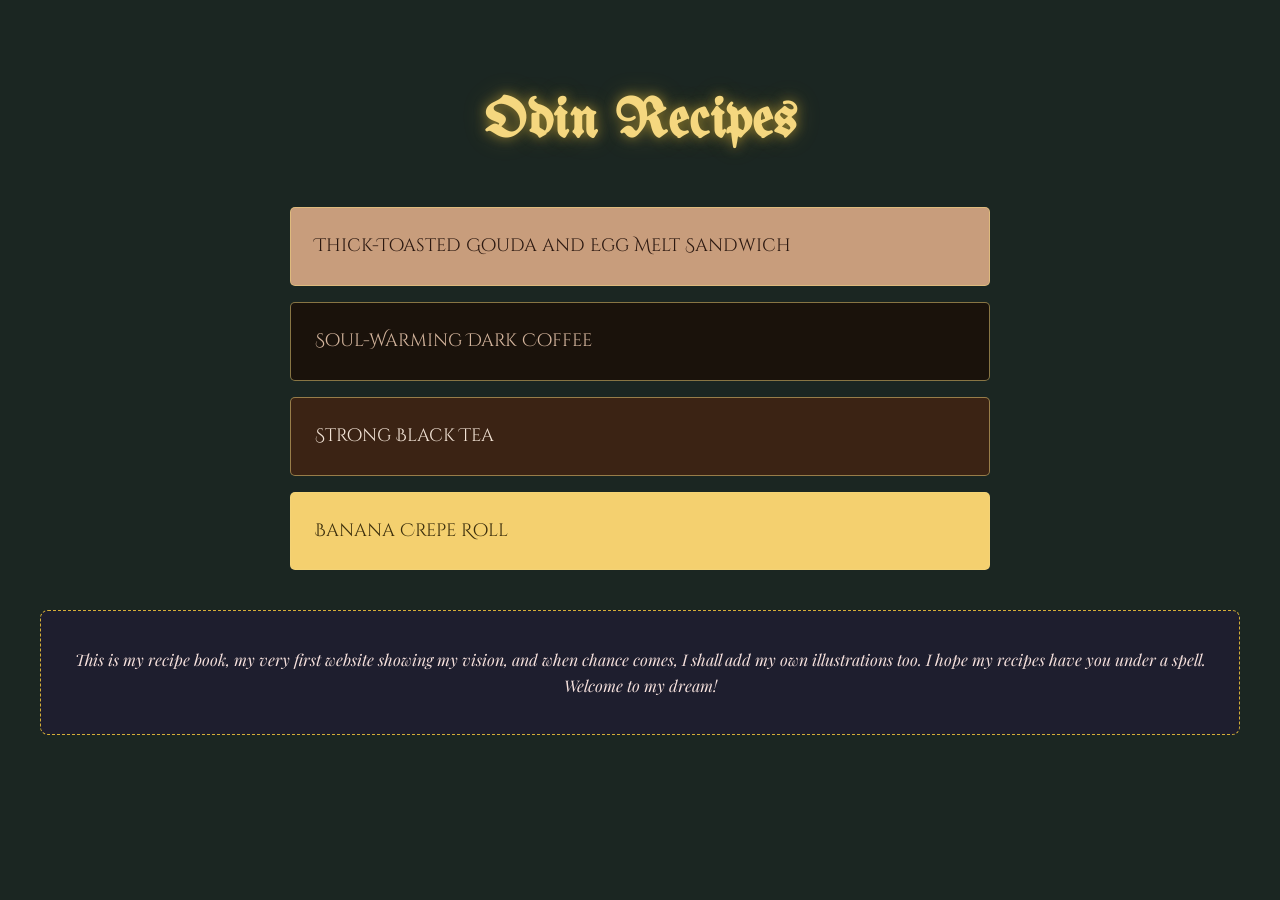
<file: index.html>
<!DOCTYPE html>
<html lang="en">
<head>
    <meta charset="UTF-8">
    <title>Odin Recipes</title>
    <link rel="stylesheet" href="styles.css">

    <!-- Internal CSS for the Spellbook Glow -->
    <style>
        .odin-recipes {
            text-align: center;
            text-shadow: 0 0 12px rgba(212, 175, 55, 0.6), 
                         0 0 25px rgba(212, 175, 55, 0.3);
            letter-spacing: 1px;
        }
    </style>
</head>
<body>
    <h1 class="odin-recipes">Odin Recipes</h1>
    
    <ul>
        <li class="sandwich-item recipe-card"><a href="sandwich.html">Thick-Toasted Gouda and Egg Melt Sandwich</a></li>
        <li class="coffee-item recipe-card"><a href="drinks.html">Soul-Warming Dark Coffee</a></li>
        <li class="tea-item recipe-card"><a href="drinks.html">Strong Black Tea</a></li>
        <li class="dessert-item recipe-card"><a href="dessert.html">Banana Crepe Roll</a></li>
    </ul>

    <div id="author-note" class="spellbook-note">
        <p>This is my recipe book, my very first website showing my vision, and when chance comes, I shall add my own illustrations too. I hope my recipes have you under a spell. Welcome to my dream!</p>
    </div>
</body>
</html>
</file>
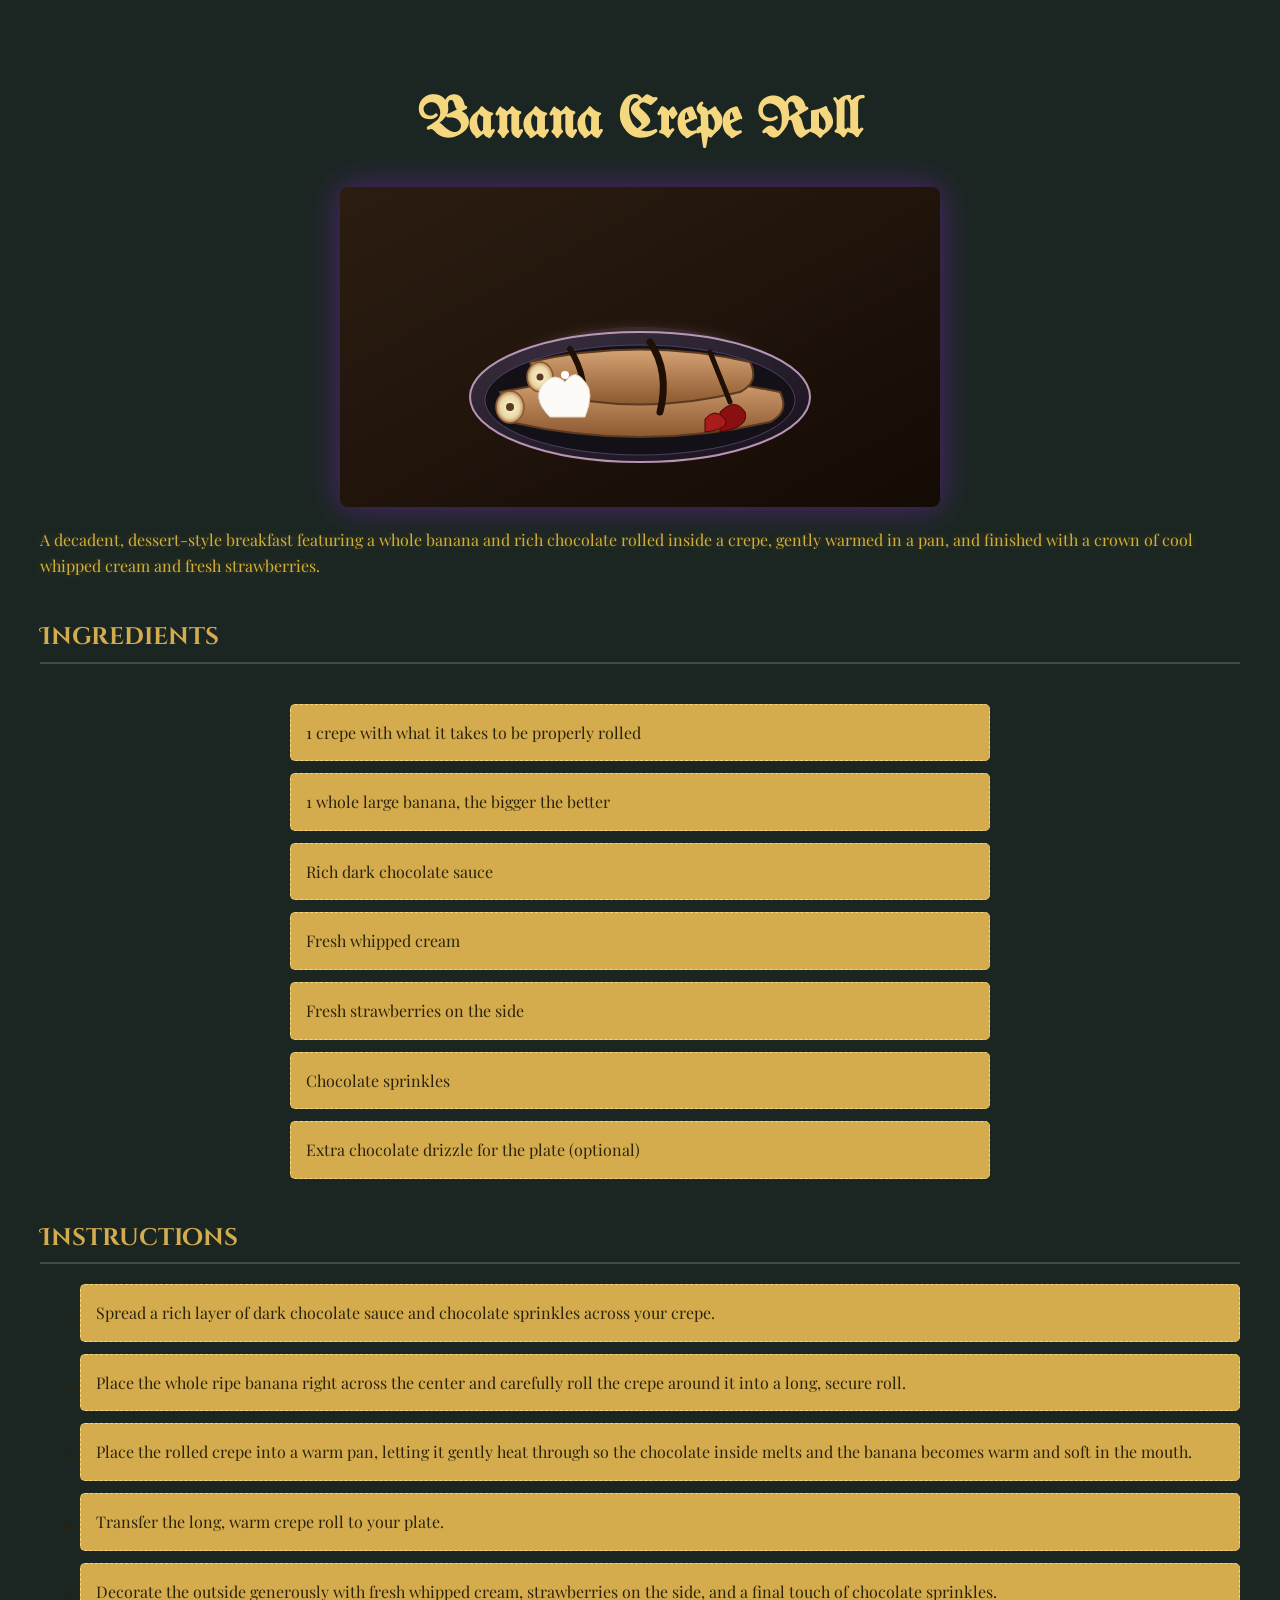
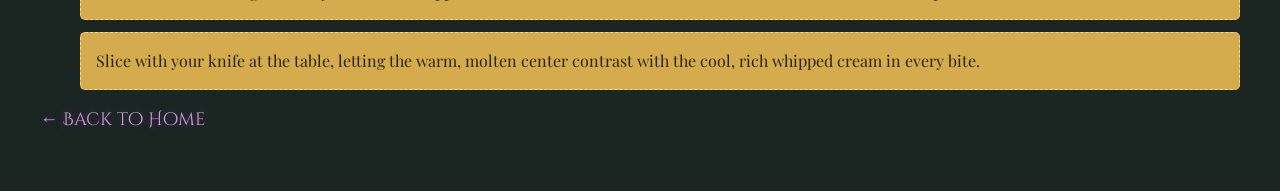
<file: dessert.html>
<!DOCTYPE html>
<html lang="en">
<head>
    <meta charset="UTF-8">
    <title>Banana Crepe Roll</title>
    <link rel="stylesheet" href="styles.css">
</head>
<body>
    <!-- Chained Selector Target: Tag + Class -->
    <h1 class="recipe-main-title">Banana Crepe Roll</h1>

    <!-- Native Inline SVG Vector Replacement for Raster Image -->
    <svg viewBox="0 0 600 320" width="100%" height="auto" style="max-width: 600px; display: block; margin: 0 auto 20px auto; border-radius: 8px; filter: drop-shadow(0 0 16px rgba(160, 32, 240, 0.4));">
      <defs>
        <!-- Dark Wood Table Gradient -->
        <linearGradient id="tableGrad" x1="0%" y1="0%" x2="100%" y2="100%">
          <stop offset="0%" stop-color="#2c1d11"/>
          <stop offset="100%" stop-color="#140b05"/>
        </linearGradient>
        <!-- Gothic Plate Gradient -->
        <linearGradient id="plateGrad" x1="0%" y1="0%" x2="100%" y2="100%">
          <stop offset="0%" stop-color="#3a3042"/>
          <stop offset="100%" stop-color="#191320"/>
        </linearGradient>
        <!-- Crepe Golden Brown Gradient -->
        <linearGradient id="crepeGrad" x1="0%" y1="0%" x2="0%" y2="100%">
          <stop offset="0%" stop-color="#d4a373"/>
          <stop offset="100%" stop-color="#8c5830"/>
        </linearGradient>
        <!-- Banana Slice Gradient -->
        <radialGradient id="bananaGrad" cx="50%" cy="50%" r="50%">
          <stop offset="0%" stop-color="#fff4d4"/>
          <stop offset="70%" stop-color="#e9d8a6"/>
          <stop offset="100%" stop-color="#b5835a"/>
        </radialGradient>
        <!-- Amethyst Aura Glow Filter -->
        <filter id="dessertGlow" x="-20%" y="-20%" width="140%" height="140%">
          <feGaussianBlur stdDeviation="6" result="blur" />
          <feComposite in="SourceGraphic" in2="blur" operator="over"/>
        </filter>
      </defs>

      <!-- Background Table Surface -->
      <rect width="600" height="320" fill="url(#tableGrad)" rx="6"/>

      <!-- Atmospheric Ambient Amethyst Glow Behind Plate -->
      <ellipse cx="300" cy="200" rx="140" ry="60" fill="#c8a2c8" opacity="0.15" filter="url(#dessertGlow)"/>

      <!-- Ornate Gothic Ceramic Plate -->
      <ellipse cx="300" cy="210" rx="170" ry="65" fill="url(#plateGrad)" stroke="#c8a2c8" stroke-width="2" opacity="0.9"/>
      <ellipse cx="300" cy="213" rx="155" ry="55" fill="#141018" stroke="#4e3e63" stroke-width="1"/>

      <!-- Stacked Rolled Crepes -->
      <!-- Bottom Crepe Roll Body -->
      <path d="M 160,205 Q 300,175 440,205 Q 450,225 430,235 Q 300,265 170,235 Z" fill="url(#crepeGrad)" stroke="#5c3a21" stroke-width="2"/>
      <!-- Top Crepe Roll Body -->
      <path d="M 190,175 Q 300,150 410,175 Q 420,195 400,205 Q 300,230 200,205 Z" fill="url(#crepeGrad)" stroke="#5c3a21" stroke-width="2"/>

      <!-- Exposed Banana Spirals at Ends -->
      <!-- Bottom Roll Left End (Banana Cross-section) -->
      <ellipse cx="170" cy="220" rx="14" ry="16" fill="url(#bananaGrad)" stroke="#8c5830" stroke-width="1.5"/>
      <circle cx="170" cy="220" r="4" fill="#5c3a21"/>
      
      <!-- Top Roll Left End (Banana Cross-section) -->
      <ellipse cx="200" cy="190" rx="13" ry="15" fill="url(#bananaGrad)" stroke="#8c5830" stroke-width="1.5"/>
      <circle cx="200" cy="190" r="3.5" fill="#5c3a21"/>

      <!-- Rich Dark Chocolate Drizzle over Crepes -->
      <path d="M 230,162 Q 250,195 240,220" fill="none" stroke="#1f0f05" stroke-width="6" stroke-linecap="round"/>
      <path d="M 310,155 Q 330,185 320,225" fill="none" stroke="#1f0f05" stroke-width="7" stroke-linecap="round"/>
      <path d="M 370,165 Q 380,190 390,215" fill="none" stroke="#1f0f05" stroke-width="5" stroke-linecap="round"/>

      <!-- Whipped Cream Dollop (Left Side of Plate) -->
      <path d="M 210,230 Q 190,210 205,195 Q 215,185 225,195 Q 235,180 245,195 Q 255,205 245,230 Z" fill="#fdfbf7" stroke="#e0d6c3" stroke-width="1"/>
      <circle cx="225" cy="188" r="4" fill="#fff"/>

      <!-- Fresh Strawberries -->
      <path d="M 380,225 Q 395,210 405,225 Q 410,240 380,245 Z" fill="#8a0f0f" stroke="#4a0505" stroke-width="1"/>
      <path d="M 365,232 Q 375,220 385,232 Q 390,242 365,245 Z" fill="#a81c1c" stroke="#4a0505" stroke-width="1"/>
    </svg>
    
    <p style="color: #d4af37; text-shadow: 0 0 8px rgba(212, 175, 55, 0.3);">A decadent, dessert-style breakfast featuring a whole banana and rich chocolate rolled inside a crepe, gently warmed in a pan, and finished with a crown of cool whipped cream and fresh strawberries.</p>

    <h2>Ingredients</h2>
    <ul class="wave-ingredients">
        <li class="ingredient">1 crepe with what it takes to be properly rolled</li>
        <li class="ingredient">1 whole large banana, the bigger the better</li>
        <li class="ingredient">Rich dark chocolate sauce</li>
        <li class="ingredient">Fresh whipped cream</li>
        <li class="ingredient">Fresh strawberries on the side</li>
        <li class="ingredient">Chocolate sprinkles</li>
        <!-- Chained Selector Target: Class + Class -->
        <li class="ingredient optional">Extra chocolate drizzle for the plate (optional)</li>
    </ul>

    <h2>Instructions</h2>
    <ol class="wave-steps">
        <li class="step">Spread a rich layer of dark chocolate sauce and chocolate sprinkles across your crepe.</li>
        <li class="step">Place the whole ripe banana right across the center and carefully roll the crepe around it into a long, secure roll.</li>
        <li class="step">Place the rolled crepe into a warm pan, letting it gently heat through so the chocolate inside melts and the banana becomes warm and soft in the mouth.</li>
        <li class="step">Transfer the long, warm crepe roll to your plate.</li>
        <li class="destination">Decorate the outside generously with fresh whipped cream, strawberries on the side, and a final touch of chocolate sprinkles.</li>
        <li class="step">Slice with your knife at the table, letting the warm, molten center contrast with the cool, rich whipped cream in every bite.</li>
    </ol>
    
    <p><a href="index.html" style="color: #c8a2c8; text-shadow: 0 0 8px rgba(160, 32, 240, 0.5); text-decoration: none;">← Back to Home</a></p>
</body>
</html>
</file>
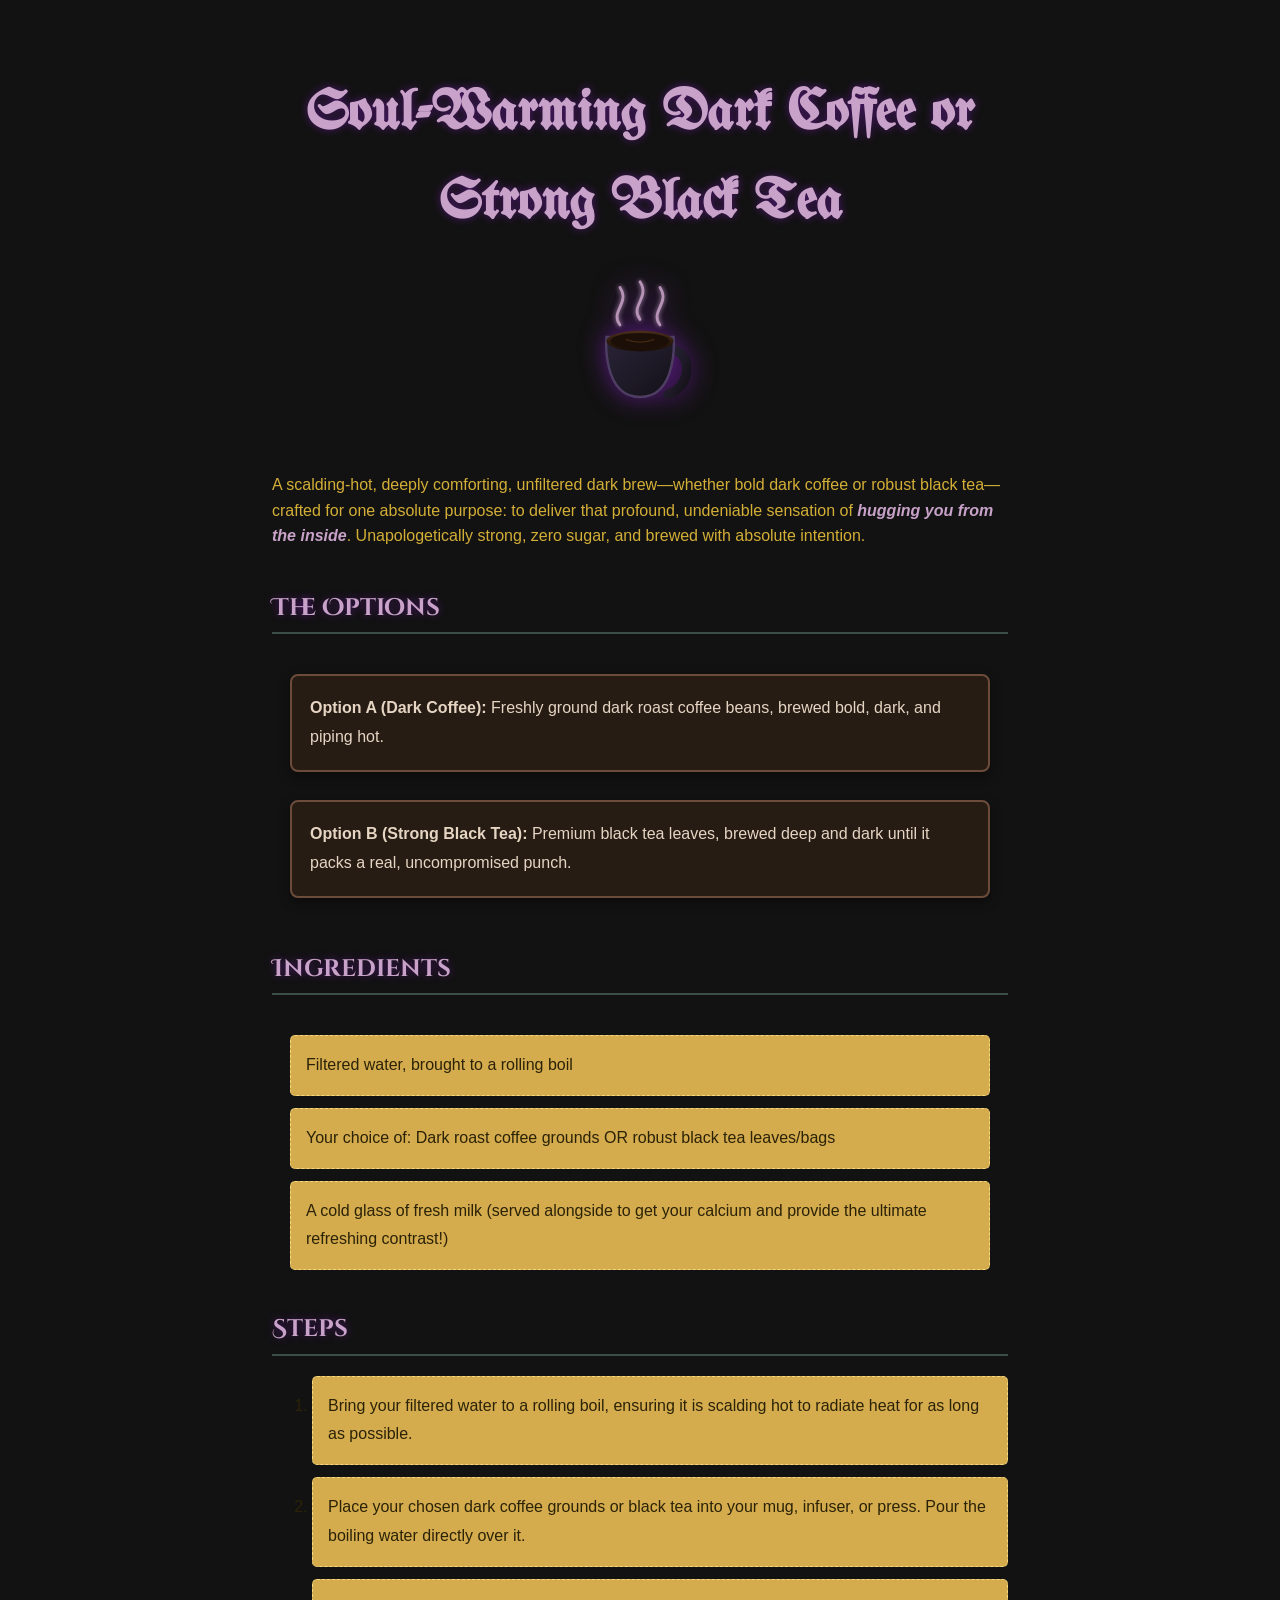
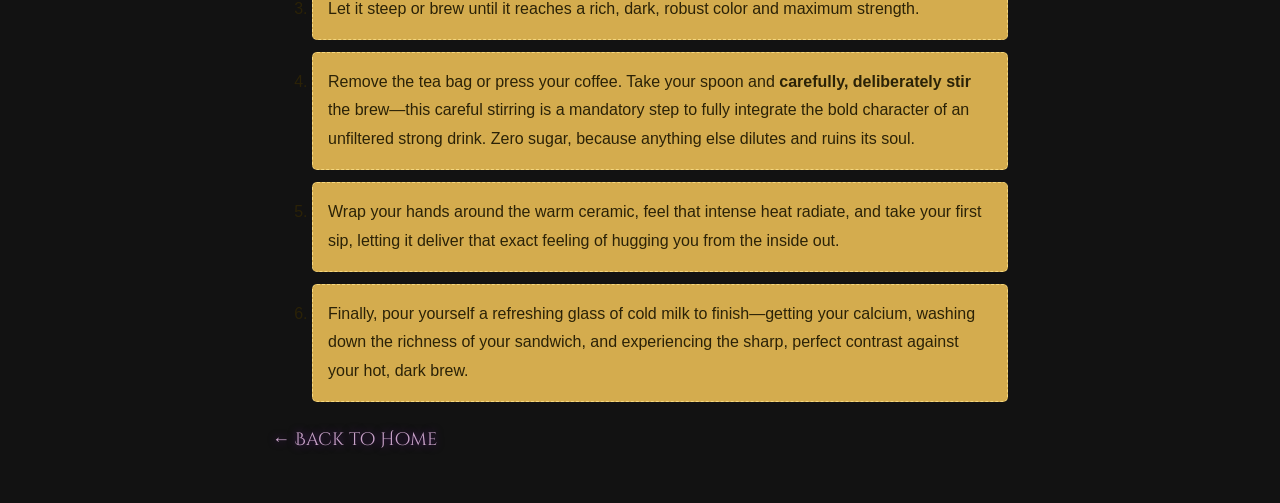
<file: drinks.html>
<!DOCTYPE html>
<html lang="en">
<head>
  <meta charset="UTF-8">
  <meta name="viewport" content="width=device-width, initial-scale=1.0">
  <title>Soul-Warming Dark Coffee or Strong Black Tea</title>
  <link rel="stylesheet" href="styles.css">
  <style>
    body {
      background-color: #121212;
      color: #e0e0e0;
      font-family: 'Segoe UI', Tahoma, Geneva, Verdana, sans-serif;
      padding: 2rem;
      max-width: 800px;
      margin: 0 auto;
    }
    h1, h2 {
      color: #c8a2c8;
      text-shadow: 0 0 8px rgba(160, 32, 240, 0.4);
    }
    .nejire-hug {
      color: #c8a2c8;
      font-weight: bold;
    }
    .drinks-svg-container {
      text-align: center;
      margin: 1.5rem 0 2rem 0;
    }
    ul, ol {
      margin-bottom: 1.5rem;
      line-height: 1.8;
    }
    a {
      color: #c8a2c8;
      text-shadow: 0 0 8px rgba(160, 32, 240, 0.5);
      text-decoration: none;
    }
    a:hover {
      text-decoration: underline;
    }
  </style>
</head>
<body>

  <header style="text-align: center; margin-bottom: 1rem;">
    <h1>Soul-Warming Dark Coffee or Strong Black Tea</h1>
  </header>

  <main>
    <div class="drinks-svg-container">
      <svg class="coffee-hug-icon" viewBox="0 0 200 200" width="160" height="160" xmlns="http://www.w3.org/2000/svg" style="filter: drop-shadow(0 0 12px rgba(160, 32, 240, 0.5));">
        <defs>
          <linearGradient id="mugGrad" x1="0%" y1="0%" x2="100%" y2="100%">
            <stop offset="0%" stop-color="#2a2438"/>
            <stop offset="100%" stop-color="#141118"/>
          </linearGradient>
          <linearGradient id="coffeeGrad" x1="0%" y1="0%" x2="0%" y2="100%">
            <stop offset="0%" stop-color="#4a2e1b"/>
            <stop offset="100%" stop-color="#180c05"/>
          </linearGradient>
          <filter id="cozyGlow" x="-30%" y="-30%" width="160%" height="160%">
            <feGaussianBlur stdDeviation="3.5" result="blur" />
            <feComposite in="SourceGraphic" in2="blur" operator="over"/>
          </filter>
        </defs>
        <g filter="url(#cozyGlow)" stroke="#c8a2c8" stroke-width="3.5" stroke-linecap="round" fill="none" opacity="0.9">
          <path d="M75,65 C62,48 88,38 75,18" />
          <path d="M100,58 C87,41 113,31 100,11" />
          <path d="M125,65 C112,48 138,38 125,18" />
        </g>
        <path d="M135,95 C165,95 168,140 135,152" fill="none" stroke="url(#mugGrad)" stroke-width="12" stroke-linecap="round"/>
        <path d="M58,80 L142,80 C142,80 148,155 100,155 C52,155 58,80 58,80 Z" fill="url(#mugGrad)" stroke="#4e3e63" stroke-width="3"/>
        <ellipse cx="100" cy="85" rx="42" ry="13" fill="url(#coffeeGrad)"/>
        <ellipse cx="100" cy="85" rx="37" ry="10" fill="#1c0f07"/>
        <path d="M82,83 Q100,90 118,83" stroke="#6b4423" stroke-width="1.5" fill="none" opacity="0.5"/>
      </svg>
    </div>

    <p class="recipe-description">
      A scalding-hot, deeply comforting, unfiltered dark brew—whether bold dark coffee or robust black tea—crafted for one absolute purpose: to deliver that profound, undeniable sensation of <span class="nejire-hug">hugging you from the inside</span>. Unapologetically strong, zero sugar, and brewed with absolute intention.
    </p>

    <h2>The Options</h2>
    <ul class="options-list">
      <li><strong>Option A (Dark Coffee):</strong> Freshly ground dark roast coffee beans, brewed bold, dark, and piping hot.</li>
      <li><strong>Option B (Strong Black Tea):</strong> Premium black tea leaves, brewed deep and dark until it packs a real, uncompromised punch.</li>
    </ul>

    <h2>Ingredients</h2>
    <ul class="wave-ingredients">
      <li>Filtered water, brought to a rolling boil</li>
      <li>Your choice of: Dark roast coffee grounds OR robust black tea leaves/bags</li>
      <li>A cold glass of fresh milk (served alongside to get your calcium and provide the ultimate refreshing contrast!)</li>
    </ul>

    <h2>Steps</h2>
    <ol class="wave-steps">
      <li>Bring your filtered water to a rolling boil, ensuring it is scalding hot to radiate heat for as long as possible.</li>
      <li>Place your chosen dark coffee grounds or black tea into your mug, infuser, or press. Pour the boiling water directly over it.</li>
      <li>Let it steep or brew until it reaches a rich, dark, robust color and maximum strength.</li>
      <li>Remove the tea bag or press your coffee. Take your spoon and <strong>carefully, deliberately stir</strong> the brew—this careful stirring is a mandatory step to fully integrate the bold character of an unfiltered strong drink. Zero sugar, because anything else dilutes and ruins its soul.</li>
      <li>Wrap your hands around the warm ceramic, feel that intense heat radiate, and take your first sip, letting it deliver that exact feeling of hugging you from the inside out.</li>
      <li>Finally, pour yourself a refreshing glass of cold milk to finish—getting your calcium, washing down the richness of your sandwich, and experiencing the sharp, perfect contrast against your hot, dark brew.</li>
    </ol>

    <p><a href="index.html">← Back to Home</a></p>
  </main>

</body>
</html>
</file>
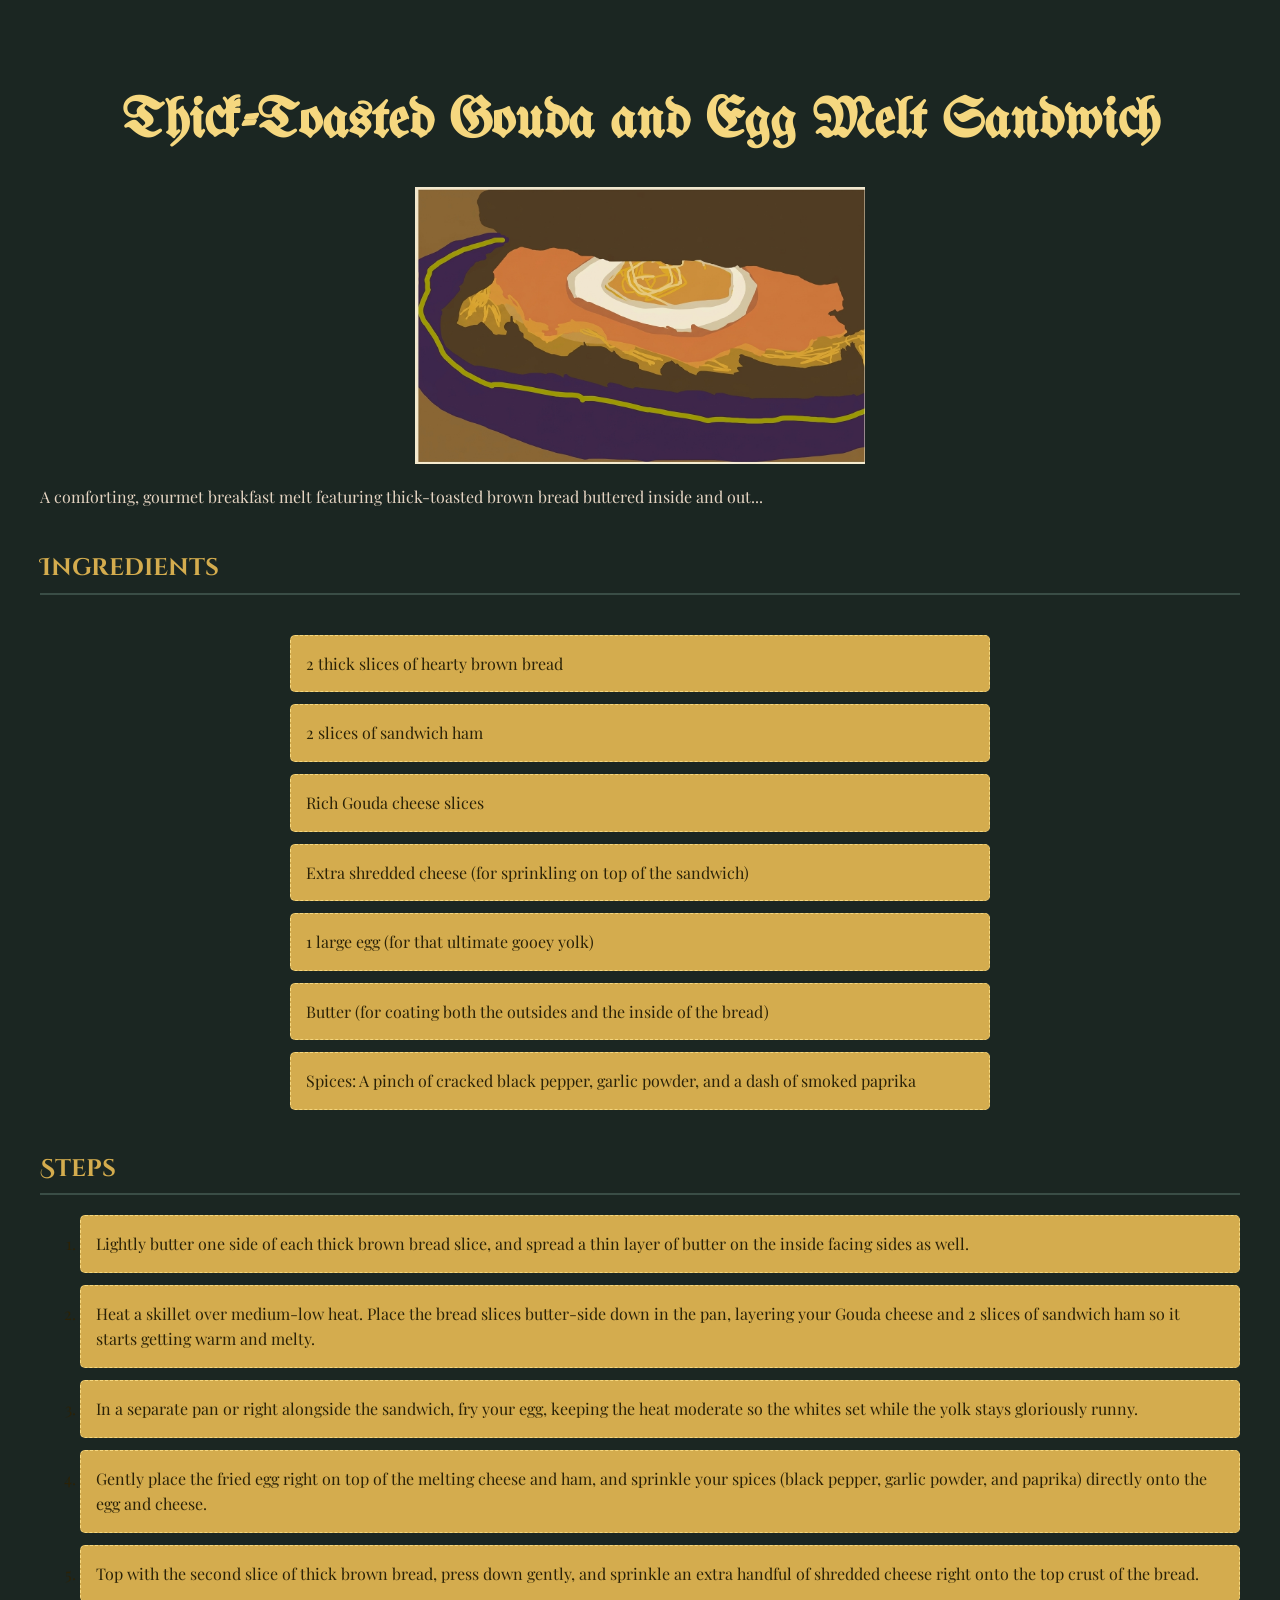
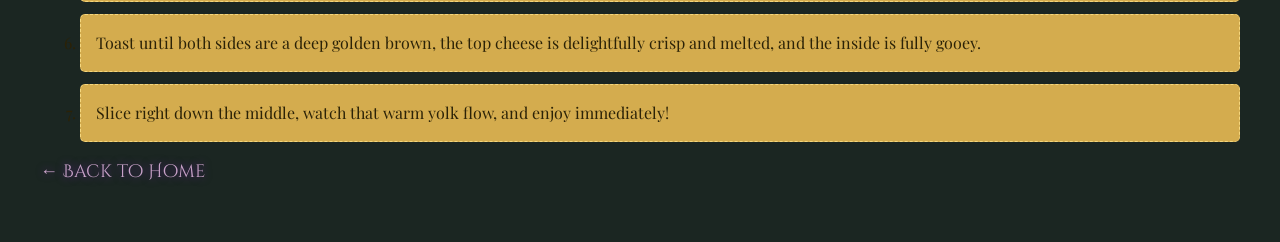
<file: sandwich.html>
<!DOCTYPE html>
<html lang="en">
    <head>
        <meta charset="UTF-8">
        <title>Thick-Toasted Gouda and Egg Melt Sandwich</title>
        <link rel="stylesheet" href="styles.css">
    </head>
    <body>
        <h1>Thick-Toasted Gouda and Egg Melt Sandwich</h1>
        
        <!-- Custom sandwich illustration -->
        <img src="sandwich.jpg" alt="A thick-toasted brown bread Gouda and egg melt sandwich" class="sandwich-image">
        
        <p>A comforting, gourmet breakfast melt featuring thick-toasted brown bread buttered inside and out...</p>
        
        <h2 id="ingredients">Ingredients</h2>
        <ul class="wave-ingredients">
            <li>2 thick slices of hearty brown bread</li>
            <li>2 slices of sandwich ham</li>
            <li>Rich Gouda cheese slices</li>
            <li>Extra shredded cheese (for sprinkling on top of the sandwich)</li>
            <li>1 large egg (for that ultimate gooey yolk)</li>
            <li>Butter (for coating both the outsides and the inside of the bread)</li>
            <li>Spices: A pinch of cracked black pepper, garlic powder, and a dash of smoked paprika</li>
        </ul>
        
        <h2 id="steps">Steps</h2>
        <ol class="wave-steps">
            <li>Lightly butter one side of each thick brown bread slice, and spread a thin layer of butter on the inside facing sides as well.</li>
            <li>Heat a skillet over medium-low heat. Place the bread slices butter-side down in the pan, layering your Gouda cheese and 2 slices of sandwich ham so it starts getting warm and melty.</li>
            <li>In a separate pan or right alongside the sandwich, fry your egg, keeping the heat moderate so the whites set while the yolk stays gloriously runny.</li>
            <li>Gently place the fried egg right on top of the melting cheese and ham, and sprinkle your spices (black pepper, garlic powder, and paprika) directly onto the egg and cheese.</li>
            <li>Top with the second slice of thick brown bread, press down gently, and sprinkle an extra handful of shredded cheese right onto the top crust of the bread.</li>
            <li>Toast until both sides are a deep golden brown, the top cheese is delightfully crisp and melted, and the inside is fully gooey.</li>
            <li>Slice right down the middle, watch that warm yolk flow, and enjoy immediately!</li>
        </ol>
        
        <p><a href="index.html" style="color: #c8a2c8; text-shadow: 0 0 8px rgba(160, 32, 240, 0.5); text-decoration: none;">← Back to Home</a></p>
    </body>
</html>
</file>
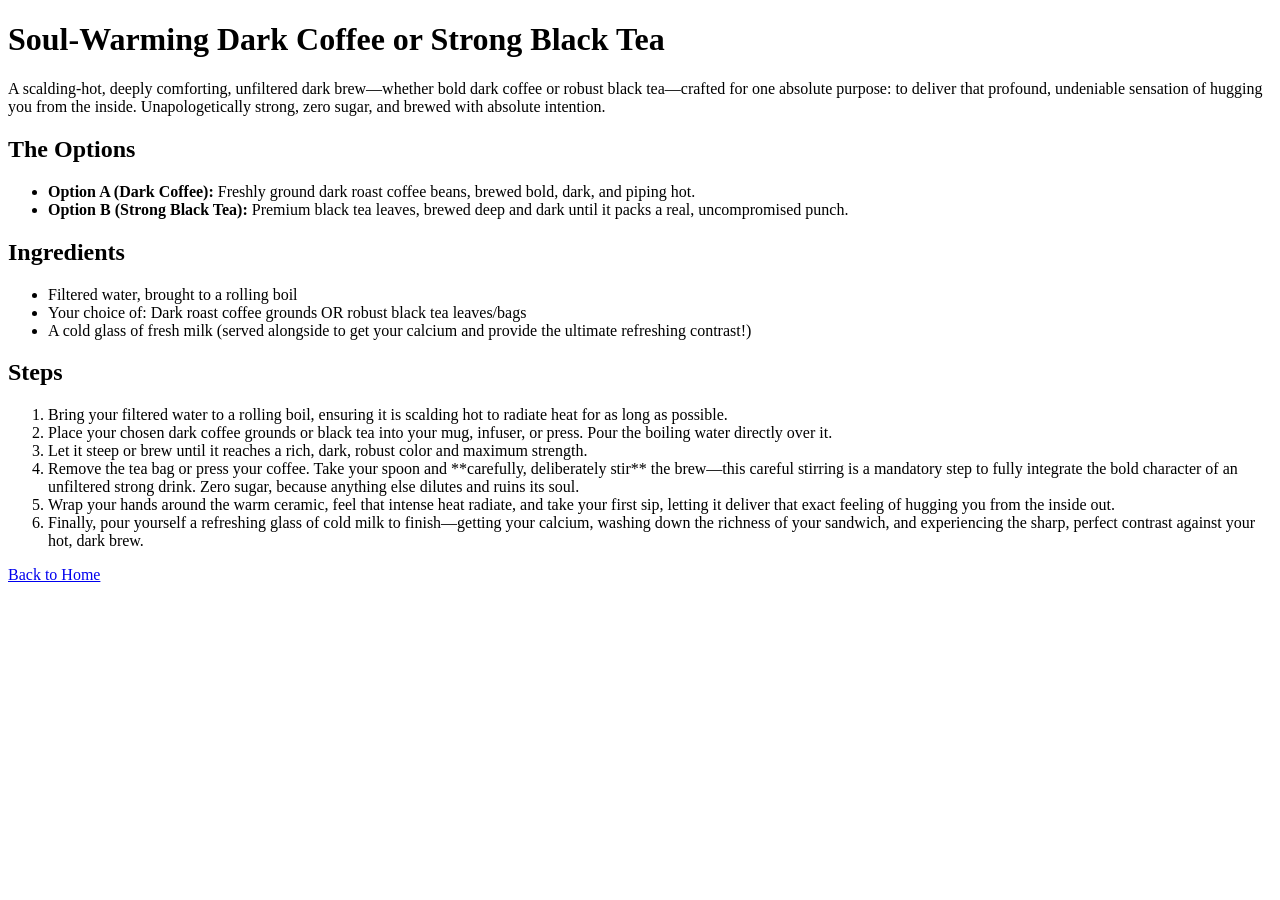
<file: recipes/drinks.html>
<!DOCTYPE html>
<html lang="en">
    <head>
        <meta charset="UTF-8">
        <title>Soul-Warming Dark Coffee or Strong Black Tea</title>
    </head>
    <body>
        <h1>Soul-Warming Dark Coffee or Strong Black Tea</h1>
        
        <p>A scalding-hot, deeply comforting, unfiltered dark brew—whether bold dark coffee or robust black tea—crafted for one absolute purpose: to deliver that profound, undeniable sensation of hugging you from the inside. Unapologetically strong, zero sugar, and brewed with absolute intention.</p>
        
        <h2>The Options</h2>
        <ul>
            <li><strong>Option A (Dark Coffee):</strong> Freshly ground dark roast coffee beans, brewed bold, dark, and piping hot.</li>
            <li><strong>Option B (Strong Black Tea):</strong> Premium black tea leaves, brewed deep and dark until it packs a real, uncompromised punch.</li>
        </ul>
        
        <h2>Ingredients</h2>
        <ul>
            <li>Filtered water, brought to a rolling boil</li>
            <li>Your choice of: Dark roast coffee grounds OR robust black tea leaves/bags</li>
            <li>A cold glass of fresh milk (served alongside to get your calcium and provide the ultimate refreshing contrast!)</li>
        </ul>
        
        <h2>Steps</h2>
        <ol>
            <li>Bring your filtered water to a rolling boil, ensuring it is scalding hot to radiate heat for as long as possible.</li>
            <li>Place your chosen dark coffee grounds or black tea into your mug, infuser, or press. Pour the boiling water directly over it.</li>
            <li>Let it steep or brew until it reaches a rich, dark, robust color and maximum strength. </li>
            <li>Remove the tea bag or press your coffee. Take your spoon and **carefully, deliberately stir** the brew—this careful stirring is a mandatory step to fully integrate the bold character of an unfiltered strong drink. Zero sugar, because anything else dilutes and ruins its soul.</li>
            <li>Wrap your hands around the warm ceramic, feel that intense heat radiate, and take your first sip, letting it deliver that exact feeling of hugging you from the inside out.</li>
            <li>Finally, pour yourself a refreshing glass of cold milk to finish—getting your calcium, washing down the richness of your sandwich, and experiencing the sharp, perfect contrast against your hot, dark brew.</li>
        </ol>
        
        <p><a href="../index.html">Back to Home</a></p>
    </body>
</html>
</file>
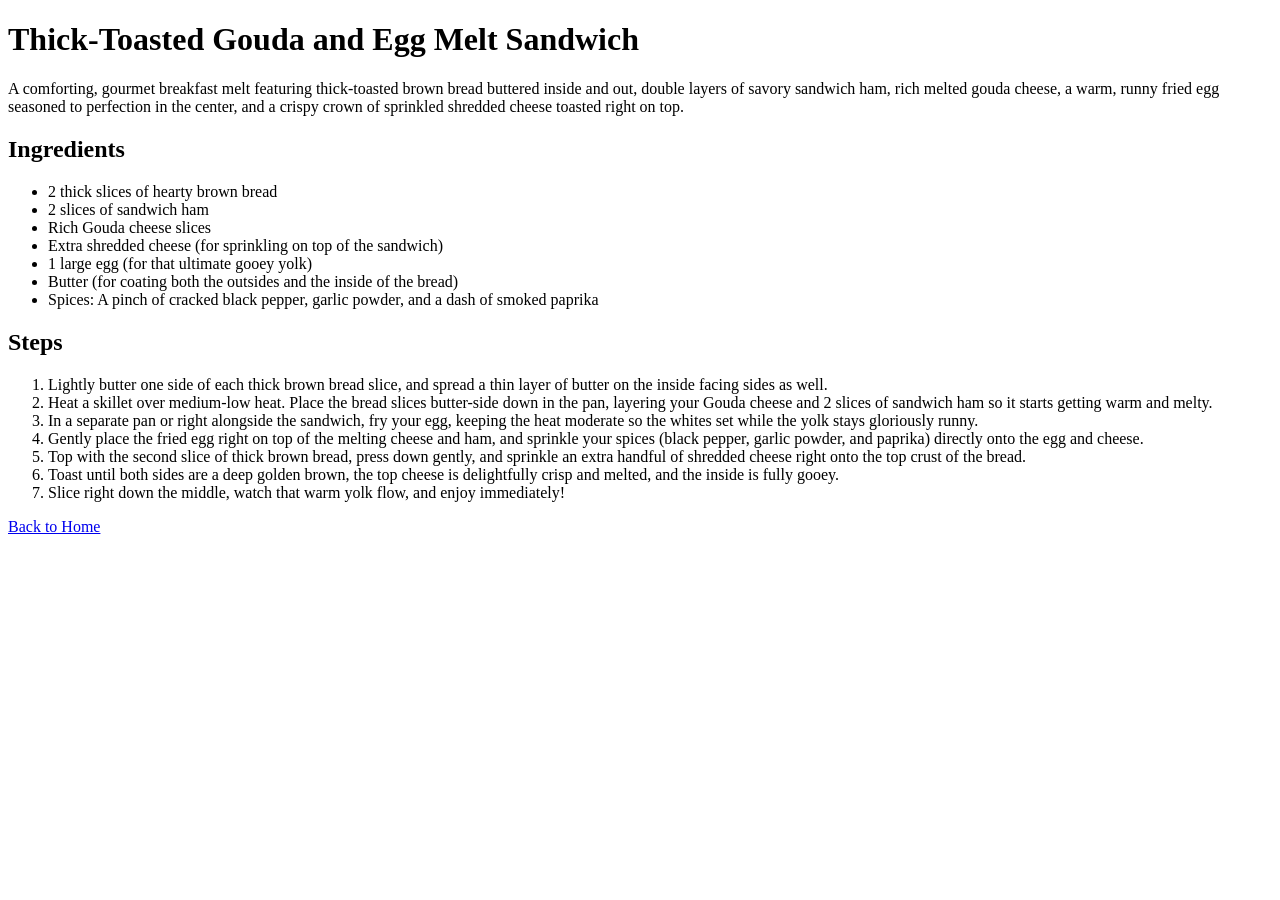
<file: recipes/sandwich.html>
<!DOCTYPE html>
<html lang="en">
    <head>
        <meta charset="UTF-8">
        <title>Thick-Toasted Gouda and Egg Melt Sandwich</title>
    </head>
    <body>
        <h1>Thick-Toasted Gouda and Egg Melt Sandwich</h1>
        
        <p>A comforting, gourmet breakfast melt featuring thick-toasted brown bread buttered inside and out, double layers of savory sandwich ham, rich melted gouda cheese, a warm, runny fried egg seasoned to perfection in the center, and a crispy crown of sprinkled shredded cheese toasted right on top.</p>
        
        <h2>Ingredients</h2>
        <ul>
            <li>2 thick slices of hearty brown bread</li>
            <li>2 slices of sandwich ham</li>
            <li>Rich Gouda cheese slices</li>
            <li>Extra shredded cheese (for sprinkling on top of the sandwich)</li>
            <li>1 large egg (for that ultimate gooey yolk)</li>
            <li>Butter (for coating both the outsides and the inside of the bread)</li>
            <li>Spices: A pinch of cracked black pepper, garlic powder, and a dash of smoked paprika</li>
        </ul>
        
        <h2>Steps</h2>
        <ol>
            <li>Lightly butter one side of each thick brown bread slice, and spread a thin layer of butter on the inside facing sides as well.</li>
            <li>Heat a skillet over medium-low heat. Place the bread slices butter-side down in the pan, layering your Gouda cheese and 2 slices of sandwich ham so it starts getting warm and melty.</li>
            <li>In a separate pan or right alongside the sandwich, fry your egg, keeping the heat moderate so the whites set while the yolk stays gloriously runny.</li>
            <li>Gently place the fried egg right on top of the melting cheese and ham, and sprinkle your spices (black pepper, garlic powder, and paprika) directly onto the egg and cheese.</li>
            <li>Top with the second slice of thick brown bread, press down gently, and sprinkle an extra handful of shredded cheese right onto the top crust of the bread.</li>
            <li>Toast until both sides are a deep golden brown, the top cheese is delightfully crisp and melted, and the inside is fully gooey.</li>
            <li>Slice right down the middle, watch that warm yolk flow, and enjoy immediately!</li>
        </ol>
        
        <p><a href="../index.html">Back to Home</a></p>
    </body>
</html>
</file>
<file: styles.css>
/* ==========================================
1. IMPORTS & GLOBAL FOUNDATIONS
   ================================---------- */
@import url('https://fonts.googleapis.com/css2?family=Cinzel+Decorative:wght@700&family=Great+Vibes&family=UnifrakturMaguntia&family=Playfair+Display:ital,wght@0,400;0,700;1,400&display=swap');

*, *::before, *::after {
    box-sizing: border-box;
    /* outline: 1px solid rgba(245, 215, 127, 0.35); */
}

body {
    background-color: #1b2622;
    color: #e6d5c3;
    font-family: 'Playfair Display', "Times New Roman", serif;
    line-height: 1.6;
    margin: 0;
    padding: 40px;
}


/* ==========================================
   2. GENERAL ELEMENT TAGS (The Structure)
   ================================---------- */
/* Main Recipe List Index (Targeted directly to match your existing HTML) */
ul {
    list-style-type: none;
    padding: 0;
    max-width: 700px;
    margin: 40px auto;
    display: flex;
    flex-direction: column;
    gap: 16px;
}

li {
    background-color: #f4f4f4;
    margin-bottom: 0;
    padding: 15px;
    border-radius: 5px;
}

a {
    color: #0066cc;
    text-decoration: none;
    font-size: 18px;
    font-family: 'Cinzel Decorative', cursive, serif;
}

a:hover {
    text-decoration: underline;
}

h1, .recipe-main-title {
    font-family: 'UnifrakturMaguntia', cursive, serif;
    font-size: 3.5rem;
    color: #f5d77f;
    text-align: center;
    margin-bottom: 20px;
}

h2 {
    font-family: 'Cinzel Decorative', 'Great Vibes', cursive, serif;
    color: #d4ac4e;
    border-bottom: 2px solid #3a4d46;
    padding-bottom: 5px;
    margin-top: 40px;
}


/* ==========================================
   3. COMPONENTS & SPECIFIC RECIPE CARDS
   ================================---------- */
.odin-recipes {
    color: #f5d77f;
    text-align: center;
    font-family: 'UnifrakturMaguntia', cursive, serif;
    font-size: 3.5rem;
}

.recipe-card {
    flex: 1;
    min-width: 220px;
    padding: 0;
    margin-bottom: 0;
    border: 1px solid rgba(245, 215, 127, 0.5);
    transition: transform 0.2s ease, background-color 0.2s ease;
}

.recipe-card a {
    display: block;
    padding: 24px;
    color: inherit;
    text-decoration: none;
}

.recipe-card:hover {
    transform: translateY(-2px);
    filter: brightness(1.1);
}

li.sandwich-item {
    background-color: #c89d7c;
}

li.sandwich-item a {
    color: #2b1810;
}

li.coffee-item {
    background-color: #1a120b;
}

li.coffee-item a {
    color: #d4b59d;
}

li.tea-item {
    background-color: #3b2314;
}

li.tea-item a {
    color: #f2e3d5;
}

li.dessert-item {
    background-color: #f4d06f;
}

li.dessert-item a {
    color: #3b2e0c;
}

/* Ingredients & Steps Styling - Forced Column Stack for Readability */
.wave-ingredients,
.wave-steps,
.sandwich-ingredients {
    display: flex;
    flex-direction: column; /* Stacks items neatly into a vertical column */
    gap: 12px;
}

.wave-ingredients li,
.wave-steps li,
.sandwich-ingredients li {
    flex: auto; /* Respects content size and prevents collapse */
    background-color: #d4ac4e;
    color: #2b2207;
    margin-bottom: 0;
    padding: 15px;
    border-radius: 5px;
    border: 1px dashed #f5d77f;
}

.wave-ingredients li strong,
.wave-steps li strong,
.sandwich-ingredients li strong {
    color: #2b2207;
}

.options-list li {
    background-color: #261c14;
    color: #e6d5c3;
    border: 2px solid #6b4c3b;
    border-radius: 8px;
    padding: 18px;
    margin-bottom: 12px;
    box-shadow: 0 4px 12px rgba(0, 0, 0, 0.4);
    transition: transform 0.2s ease;
}

.options-list li:hover {
    transform: translateY(-2px);
    border-color: #9c6b4e;
}


/* ==========================================
   4. IMAGES & FINAL DETAILS (The Polish)
   ================================---------- */
.sandwich-image {
    display: block;
    width: 450px;           
    max-width: 100%;        
    height: auto;           
    margin: 20px auto;      
}

.drinks-image {
    display: block;
    width: 450px;           
    max-width: 100%;        
    height: auto;           
    margin: 20px auto;      
}

.bananarcrepe {
    display: block;           
    width: 450px;           
    max-width: 100%;        
    height: auto;           
    margin: 20px auto;      
    border-radius: 4px;     
}

.spellbook-note {
    background-color: #1e1e2e;
    color: #cdd6f4;
    padding: 20px;
    margin-top: 40px;
    border-radius: 8px;
    border: 1px dashed #d4af37;
    font-style: italic;
    text-align: center;
}

#author-note {
    color: #f5e0dc;
}

.recipe-description {
    color: #d4af37;
    line-height: 1.6;
}

.nejire-hug {
    color: #aebff3;         
    font-weight: bold;      
    font-style: italic;     
}
</file>
